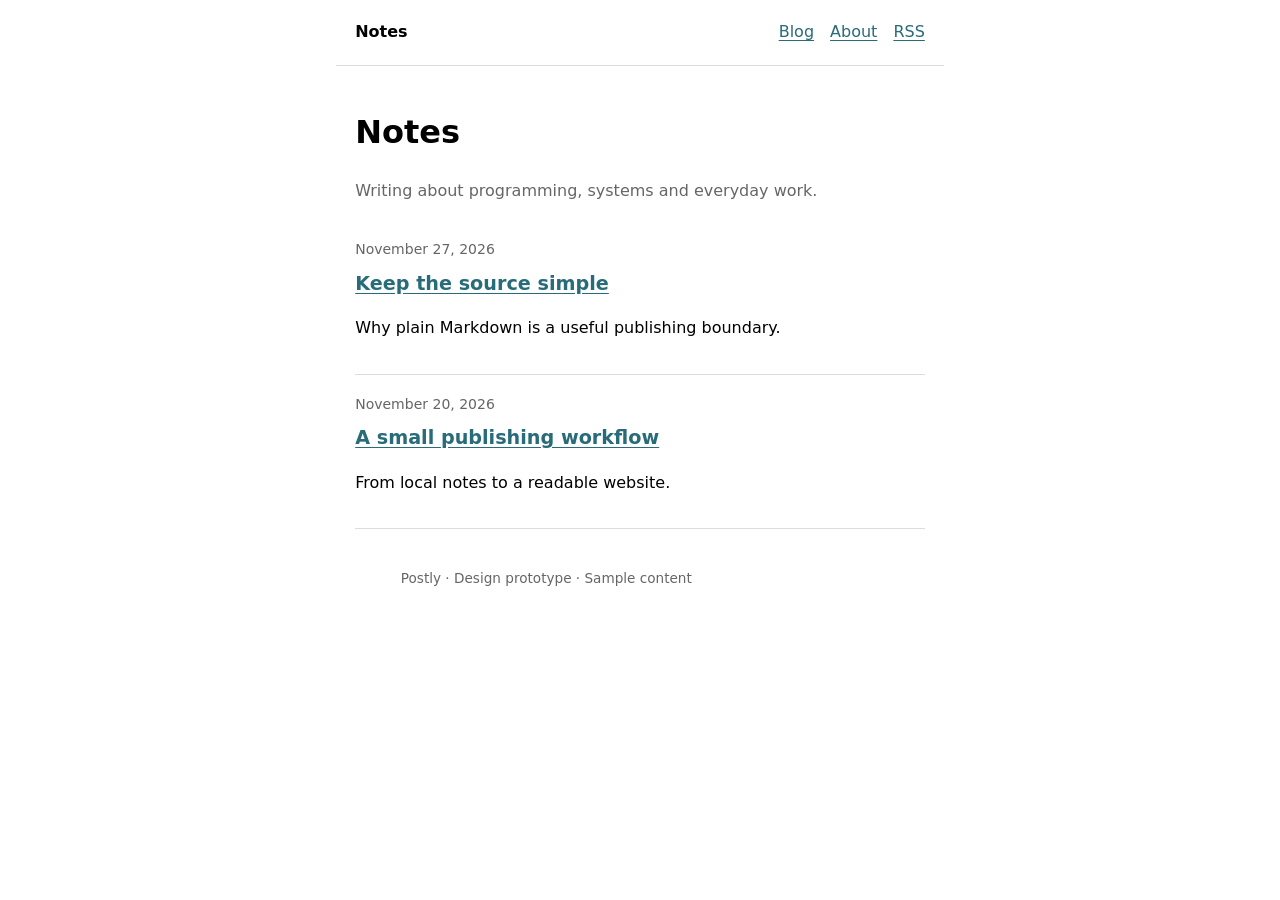
<file: design/index.html>
<!doctype html><html lang="en"><meta charset="utf-8"><meta name="viewport" content="width=device-width,initial-scale=1"><title>Postly · Blog prototype</title><style>:root{color-scheme:light dark;font:16px/1.65 system-ui,sans-serif;--muted:#666;--line:#ddd;--accent:#286b79}*{box-sizing:border-box}body{margin:0;background:Canvas;color:CanvasText}a{color:var(--accent)}button,input,select{font:inherit}button{cursor:pointer;padding:.45rem .85rem;border:1px solid var(--line);border-radius:6px;background:Canvas;color:CanvasText}button:focus-visible,a:focus-visible,input:focus-visible{outline:3px solid var(--accent);outline-offset:3px}small,.muted{color:var(--muted)}@media(prefers-color-scheme:dark){:root{--muted:#aaa;--line:#444;--accent:#8ac8d4}}main,header,footer{max-width:38em;margin:auto;padding:1.2rem}header{display:flex;align-items:center;justify-content:space-between;flex-wrap:wrap;gap:1rem;border-bottom:1px solid var(--line)}nav{display:flex;gap:1rem}h1{line-height:1.25;font-size:2rem}article{padding:1rem 0;border-bottom:1px solid var(--line)}article h2{font-size:1.2rem;margin:.3rem 0}section.view{display:none}#home,.view:target{display:block}main:has(.view:target:not(#home)) #home{display:none}pre{overflow:auto;padding:1rem;border:1px solid var(--line);border-radius:6px}footer{font-size:.85rem;color:var(--muted)}blockquote{border-left:3px solid var(--accent);padding-left:1rem;margin-left:0}img{max-width:100%}time{font-size:.875rem;color:var(--muted);font-variant-numeric:tabular-nums}h1,h2{overflow-wrap:anywhere}section.view>p,section.view>blockquote{max-width:66ch}nav{flex-wrap:wrap}a{text-underline-offset:.18em}pre{max-width:100%}</style><header><strong>Notes</strong><nav aria-label="Site"><a href="#home">Blog</a><a href="#about">About</a><a href="#feed">RSS</a></nav></header><main><section class="view" id="home"><h1>Notes</h1><p class="muted">Writing about programming, systems and everyday work.</p><article><time datetime="2026-11-27">November 27, 2026</time><h2><a href="#article">Keep the source simple</a></h2><p>Why plain Markdown is a useful publishing boundary.</p></article><article><time datetime="2026-11-20">November 20, 2026</time><h2><a href="#second">A small publishing workflow</a></h2><p>From local notes to a readable website.</p></article></section><section class="view" id="article" aria-label="Article"><a href="#home">← All posts</a><h1>Keep the source simple</h1><time datetime="2026-11-27">November 27, 2026</time><p>Notes should remain useful independently of the application used to edit them.</p><h2>Build from Markdown</h2><pre><code>raco postly build ./site</code></pre><blockquote>Keep publishing metadata outside the note body.</blockquote><p>Read next: <a href="#second">A small publishing workflow</a>.</p></section><section class="view" id="second"><a href="#home">← All posts</a><h1>A small publishing workflow</h1><time datetime="2026-11-20">November 20, 2026</time><p>Write locally, preview the generated HTML, then publish the static site.</p><pre><code>raco postly serve ./site</code></pre></section><section class="view" id="about"><h1>About</h1><p>A personal notebook for programming and engineering. Example content for the design prototype.</p></section><section class="view" id="feed"><h1>RSS</h1><p>The production site exposes a generated RSS feed. This static prototype does not generate XML.</p><a href="#home">Back to articles</a></section></main><footer>Postly · Design prototype · Sample content</footer></html>
</file>
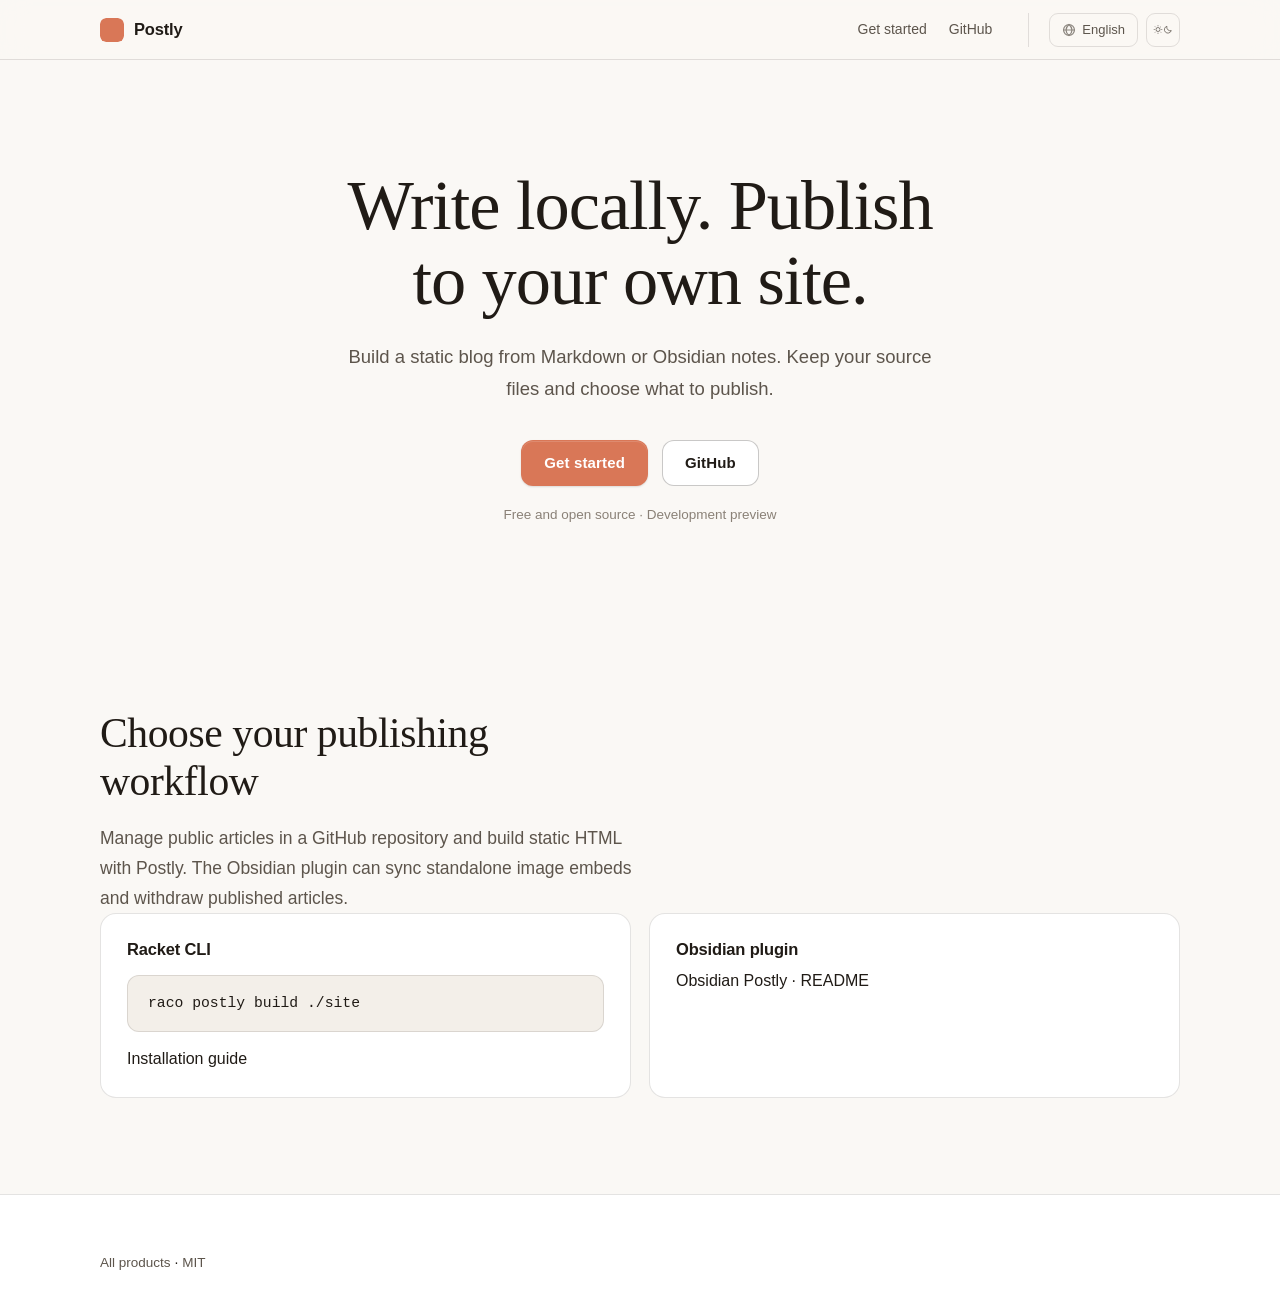
<file: docs/index.html>
<!doctype html>
<html lang="zh-CN" data-kit-id="postly"><head><meta charset="utf-8"><meta name="viewport" content="width=device-width,initial-scale=1"><title>Postly — Markdown publishing</title><meta name="description" content="A free, open-source static blog engine and Obsidian publishing workflow."><link rel="canonical" href="https://postly.jrtx.site/"><script>(function(){var t;try{t=localStorage.getItem('postly-theme')}catch(e){}document.documentElement.dataset.theme=t==='dark'||t==='light'?t:matchMedia('(prefers-color-scheme: dark)').matches?'dark':'light'})()</script><link rel="stylesheet" href="family.css"><script defer src="family.js"></script></head><body>
<header class="kit-nav">
        <div class="kit-container kit-nav-inner">
            <a class="kit-brand" href="/">
                <svg class="kit-brand-mark" viewBox="0 0 24 24" fill="var(--kit-accent)"><rect width="24" height="24" rx="6" /></svg>
                <span data-i18n="nav.brand">Postly</span>
            </a>
            <nav class="kit-nav-links">
                
                
                <a href="#start" data-i18n="nav.start">开始使用</a>
                <a href="https://github.com/turlamai/postly" >GitHub</a>
            </nav>
            <div class="kit-nav-actions">
                <div class="kit-lang">
                    <button class="kit-lang-btn" type="button" aria-haspopup="true" aria-expanded="false">
                        <svg viewBox="0 0 16 16" fill="none" stroke="currentColor" stroke-width="1.4"><circle cx="8" cy="8" r="6.2" /><path d="M1.8 8h12.4M8 1.8c-4.6 4-4.6 8.4 0 12.4 4.6-4 4.6-8.4 0-12.4z" /></svg>
                        <span class="kit-lang-current">简体中文</span>
                    </button>
                    <ul class="kit-lang-menu">
                        <li><button type="button" data-kit-lang="zh">简体中文</button></li>
                        <li><button type="button" data-kit-lang="en">English</button></li>
                    </ul>
                </div>
                <button class="kit-icon-btn kit-theme-toggle" type="button" aria-pressed="false" aria-label="Theme">
                    <svg class="kit-icon-sun" viewBox="0 0 20 20" fill="none" stroke="currentColor" stroke-width="1.5"><circle cx="10" cy="10" r="4" /><path d="M10 1.5v2M10 16.5v2M1.5 10h2M16.5 10h2M4 4l1.4 1.4M14.6 14.6L16 16M16 4l-1.4 1.4M5.4 14.6L4 16" /></svg>
                    <svg class="kit-icon-moon" viewBox="0 0 20 20" fill="none" stroke="currentColor" stroke-width="1.5"><path d="M16.5 12.2A7 7 0 0 1 7.8 3.5a7 7 0 1 0 8.7 8.7z" /></svg>
                </button>
            </div>
        </div>
    </header>
<main><section class="kit-hero"><div class="kit-container"><h1 data-i18n="hero.h1">本地写作，发布到自己的网站。</h1><p class="kit-lead" data-i18n="hero.lead">将 Markdown 或 Obsidian 笔记构建为静态博客。保留原始文件，主动选择公开内容。</p><div class="kit-btn-row"><a class="kit-btn kit-btn--primary" href="#start" data-i18n="nav.start">开始使用</a><a class="kit-btn kit-btn--secondary" href="https://github.com/turlamai/postly">GitHub</a></div><p class="kit-hero-meta" data-i18n="hero.badge">免费开源 · 开发预览</p></div></section>
<section class="kit-section" id="start"><div class="kit-container"><h2 class="kit-h2" data-i18n="start.title">选择你的发布方式</h2><p class="kit-lead" data-i18n="start.body">通过 GitHub 仓库管理公开文章，使用 Postly 构建静态 HTML。Obsidian 插件可同步独立图片嵌入，并撤回已发布的文章。</p><div class="kit-grid kit-grid--2"><div class="kit-card"><h3 data-i18n="start.cli">Racket CLI</h3><pre><code>raco postly build ./site</code></pre><a href="https://github.com/turlamai/postly#readme" data-i18n="start.install">安装指南</a></div><div class="kit-card"><h3 data-i18n="start.plugin">Obsidian 插件</h3><a href="https://github.com/turlamai/obsidian-postly#readme">Obsidian Postly · README</a></div></div></div></section></main>
<footer class="kit-footer"><div class="kit-container"><a href="https://jrtx.site/" data-i18n="footer.portal">全部产品</a> · <a href="https://github.com/turlamai/postly/blob/main/LICENSE">MIT</a></div></footer><script type="application/json" id="kit-i18n">{"zh":{"nav.brand":"Postly","nav.start":"开始使用","hero.h1":"本地写作，发布到自己的网站。","hero.lead":"将 Markdown 或 Obsidian 笔记构建为静态博客。保留原始文件，主动选择公开内容。","hero.badge":"免费开源 · 开发预览","start.title":"选择你的发布方式","start.cli":"Racket CLI","start.install":"安装指南","start.plugin":"Obsidian 插件","start.body":"通过 GitHub 仓库管理公开文章，使用 Postly 构建静态 HTML。Obsidian 插件可同步独立图片嵌入，并撤回已发布的文章。","footer.portal":"全部产品"},"en":{"nav.brand":"Postly","nav.start":"Get started","hero.h1":"Write locally. Publish to your own site.","hero.lead":"Build a static blog from Markdown or Obsidian notes. Keep your source files and choose what to publish.","hero.badge":"Free and open source · Development preview","start.title":"Choose your publishing workflow","start.cli":"Racket CLI","start.install":"Installation guide","start.plugin":"Obsidian plugin","start.body":"Manage public articles in a GitHub repository and build static HTML with Postly. The Obsidian plugin can sync standalone image embeds and withdraw published articles.","footer.portal":"All products"}}</script></body></html>
</file>
<file: docs/family.css>
/* ============================================================
   site-kit family.css — jrtx.site family design system
   Single source of truth: github.com/turlamai/site-kit
   Version stamp is prepended by sync.sh; do not edit per-site.
   ============================================================ */

/* ---------- Tokens ---------- */
:root {
    /* Family accent: one terracotta for the whole family. */
    --kit-accent: #D97757;
    --kit-accent-hover: #C25F3D;
    --kit-accent-strong: #A94E31;
    --kit-accent-soft: rgba(217, 119, 87, 0.12);
    --kit-accent-soft-strong: rgba(217, 119, 87, 0.22);
    --kit-on-accent: #FFFFFF;

    /* Warm neutrals, light theme (html[data-theme="light"] is the default). */
    --kit-bg: #FAF8F5;
    --kit-bg-elevated: #FFFFFF;
    --kit-surface: #F3EFE9;
    --kit-surface-2: #ECE6DD;
    --kit-text: #201B16;
    --kit-text-2: #5D554C;
    --kit-text-3: #8A8177;
    --kit-border: rgba(32, 27, 22, 0.12);
    --kit-border-strong: rgba(32, 27, 22, 0.24);
    --kit-shadow: 0 1px 2px rgba(32, 27, 22, 0.05), 0 8px 24px rgba(32, 27, 22, 0.07);
    --kit-shadow-lift: 0 2px 4px rgba(32, 27, 22, 0.06), 0 16px 40px rgba(32, 27, 22, 0.12);

    --kit-font-display: "Newsreader", "Songti SC", "Noto Serif SC", Georgia, serif;
    --kit-font-sans: "Inter", -apple-system, BlinkMacSystemFont, "Segoe UI",
        "PingFang SC", "Hiragino Sans GB", "Microsoft YaHei", "Noto Sans CJK SC", sans-serif;
    --kit-font-mono: ui-monospace, "SF Mono", "Cascadia Code", "JetBrains Mono",
        Consolas, "Liberation Mono", monospace;

    --kit-radius-s: 8px;
    --kit-radius-m: 12px;
    --kit-radius-l: 16px;
    --kit-nav-height: 60px;
    --kit-content-width: 1080px;
    --kit-prose-width: 720px;
}

html[data-theme="dark"] {
    --kit-accent: #E08A6B;
    --kit-accent-hover: #E89E82;
    --kit-accent-strong: #D97757;
    --kit-accent-soft: rgba(224, 138, 107, 0.14);
    --kit-accent-soft-strong: rgba(224, 138, 107, 0.26);
    --kit-on-accent: #1D120C;

    --kit-bg: #16120F;
    --kit-bg-elevated: #1F1A16;
    --kit-surface: #262019;
    --kit-surface-2: #2E2721;
    --kit-text: #F1ECE5;
    --kit-text-2: #A89F93;
    --kit-text-3: #7A7166;
    --kit-border: rgba(241, 236, 229, 0.13);
    --kit-border-strong: rgba(241, 236, 229, 0.26);
    --kit-shadow: 0 1px 2px rgba(0, 0, 0, 0.4), 0 8px 24px rgba(0, 0, 0, 0.35);
    --kit-shadow-lift: 0 2px 4px rgba(0, 0, 0, 0.4), 0 16px 40px rgba(0, 0, 0, 0.5);
}

/* ---------- Reset & base ---------- */
*, *::before, *::after { box-sizing: border-box; }

/* Component display declarations (kit-btn etc.) beat the UA [hidden] rule;
   language blocks and other hidden content rely on this staying absolute. */
[hidden] { display: none !important; }

html {
    -webkit-text-size-adjust: 100%;
    scroll-behavior: smooth;
    scroll-padding-top: calc(var(--kit-nav-height) + 16px);
}

body {
    margin: 0;
    font-family: var(--kit-font-sans);
    font-size: 16px;
    line-height: 1.65;
    color: var(--kit-text);
    background: var(--kit-bg);
    -webkit-font-smoothing: antialiased;
    text-rendering: optimizeLegibility;
}

/* Family-wide link policy: never the browser-default blue underline.
   Inline links inherit text color and gain an accent underline on hover;
   navigation and button links are styled by their components. */
a {
    color: inherit;
    text-decoration: none;
    transition: color 0.15s ease;
}
a:hover { color: var(--kit-accent); }
.prose a, .kit-rich a {
    color: var(--kit-accent-strong);
    text-decoration: underline;
    text-decoration-color: var(--kit-accent-soft-strong);
    text-underline-offset: 3px;
    text-decoration-thickness: 1.5px;
}
.prose a:hover, .kit-rich a:hover { text-decoration-color: currentColor; }

img, svg, video { max-width: 100%; height: auto; display: block; }

h1, h2, h3, h4 { margin: 0; font-weight: 600; line-height: 1.2; }
p { margin: 0; }

code, pre, kbd {
    font-family: var(--kit-font-mono);
    font-size: 0.92em;
}

pre {
    background: var(--kit-surface);
    border: 1px solid var(--kit-border);
    border-radius: var(--kit-radius-m);
    padding: 16px 20px;
    overflow-x: auto;
    line-height: 1.55;
}
pre code { background: none; padding: 0; font-size: 1em; }
code {
    background: var(--kit-surface);
    border-radius: 5px;
    padding: 0.15em 0.4em;
}

::selection { background: var(--kit-accent-soft-strong); }

:focus-visible {
    outline: 2px solid var(--kit-accent);
    outline-offset: 2px;
    border-radius: 4px;
}

@media (prefers-reduced-motion: reduce) {
    html { scroll-behavior: auto; }
    *, *::before, *::after {
        animation-duration: 0.01ms !important;
        transition-duration: 0.01ms !important;
    }
}

/* ---------- Layout primitives ---------- */
.kit-container {
    width: min(var(--kit-content-width), 100% - 48px);
    margin-inline: auto;
}

.kit-section { padding: 96px 0; }
.kit-section--tight { padding: 64px 0; }
@media (max-width: 720px) {
    .kit-section { padding: 64px 0; }
    .kit-section--tight { padding: 48px 0; }
}

.kit-section--alt {
    background: var(--kit-bg-elevated);
    border-block: 1px solid var(--kit-border);
}

/* Section header: eyebrow + display title + lead */
.kit-kicker {
    display: block;
    font-size: 12.5px;
    font-weight: 600;
    letter-spacing: 0.09em;
    text-transform: uppercase;
    color: var(--kit-accent-strong);
    margin-bottom: 14px;
}
html[data-theme="dark"] .kit-kicker { color: var(--kit-accent); }

.kit-h2 {
    font-family: var(--kit-font-display);
    font-size: clamp(1.9rem, 3.6vw, 2.6rem);
    font-weight: 500;
    letter-spacing: -0.01em;
    line-height: 1.15;
    max-width: 22ch;
}

.kit-lead {
    margin-top: 18px;
    font-size: 17.5px;
    line-height: 1.7;
    color: var(--kit-text-2);
    max-width: 56ch;
}

/* ---------- Navigation ---------- */
.kit-nav {
    position: sticky;
    top: 0;
    z-index: 50;
    height: var(--kit-nav-height);
    background: color-mix(in srgb, var(--kit-bg) 82%, transparent);
    -webkit-backdrop-filter: saturate(1.4) blur(14px);
    backdrop-filter: saturate(1.4) blur(14px);
    border-bottom: 1px solid var(--kit-border);
}
.kit-nav-inner {
    height: 100%;
    display: flex;
    align-items: center;
    gap: 28px;
}
.kit-brand {
    display: flex;
    align-items: center;
    gap: 10px;
    font-weight: 650;
    font-size: 16.5px;
    letter-spacing: -0.01em;
    color: var(--kit-text);
}
.kit-brand:hover { color: var(--kit-text); }
.kit-brand-mark {
    width: 24px;
    height: 24px;
    border-radius: 6px;
    flex: none;
}
.kit-nav-links {
    display: flex;
    align-items: center;
    gap: 22px;
    margin-left: auto;
}
.kit-nav-links a {
    font-size: 14px;
    font-weight: 500;
    color: var(--kit-text-2);
}
.kit-nav-links a:hover { color: var(--kit-text); }

.kit-nav-actions {
    display: flex;
    align-items: center;
    gap: 8px;
    margin-left: 8px;
    padding-left: 20px;
    border-left: 1px solid var(--kit-border);
}

/* Nav links fold below 860px: the full desktop nav (brand + links + actions)
   does not fit tablet widths, and 760px left a gap where wide navs overflowed. */
@media (max-width: 860px) {
    .kit-nav-links { display: none; }
}
@media (max-width: 760px) {
    .kit-nav-actions { margin-left: auto; padding-left: 0; border-left: none; }
}

/* Icon buttons in nav (theme toggle, GitHub) */
.kit-icon-btn {
    display: inline-flex;
    align-items: center;
    justify-content: center;
    width: 34px;
    height: 34px;
    border: 1px solid var(--kit-border);
    border-radius: 9px;
    background: transparent;
    color: var(--kit-text-2);
    cursor: pointer;
    transition: color 0.15s ease, border-color 0.15s ease, background 0.15s ease;
}
.kit-icon-btn:hover {
    color: var(--kit-text);
    border-color: var(--kit-border-strong);
    background: var(--kit-surface);
}
.kit-icon-btn svg { width: 17px; height: 17px; }

/* ---------- Language dropdown ---------- */
.kit-lang { position: relative; }
.kit-lang-btn {
    display: inline-flex;
    align-items: center;
    gap: 6px;
    height: 34px;
    padding: 0 12px;
    border: 1px solid var(--kit-border);
    border-radius: 9px;
    background: transparent;
    color: var(--kit-text-2);
    font-family: inherit;
    font-size: 13px;
    font-weight: 500;
    cursor: pointer;
    transition: color 0.15s ease, border-color 0.15s ease, background 0.15s ease;
}
.kit-lang-btn:hover {
    color: var(--kit-text);
    border-color: var(--kit-border-strong);
    background: var(--kit-surface);
}
.kit-lang-btn svg { width: 14px; height: 14px; opacity: 0.7; }

.kit-lang-menu {
    position: absolute;
    top: calc(100% + 6px);
    right: 0;
    min-width: 140px;
    margin: 0;
    padding: 6px;
    list-style: none;
    background: var(--kit-bg-elevated);
    border: 1px solid var(--kit-border);
    border-radius: var(--kit-radius-m);
    box-shadow: var(--kit-shadow-lift);
    display: none;
}
.kit-lang.kit-open .kit-lang-menu { display: block; }
.kit-lang-menu button {
    display: flex;
    align-items: center;
    justify-content: space-between;
    gap: 12px;
    width: 100%;
    padding: 8px 12px;
    border: 0;
    border-radius: 8px;
    background: transparent;
    color: var(--kit-text);
    font-family: inherit;
    font-size: 13.5px;
    cursor: pointer;
}
.kit-lang-menu button:hover { background: var(--kit-surface); }
.kit-lang-menu button[aria-current="true"] { color: var(--kit-accent-strong); font-weight: 600; }
html[data-theme="dark"] .kit-lang-menu button[aria-current="true"] { color: var(--kit-accent); }
.kit-lang-menu button[aria-current="true"]::after { content: "✓"; font-size: 12px; }

/* ---------- Buttons ---------- */
.kit-btn {
    display: inline-flex;
    align-items: center;
    justify-content: center;
    gap: 9px;
    height: 46px;
    padding: 0 22px;
    border-radius: var(--kit-radius-m);
    border: 1px solid transparent;
    font-family: inherit;
    font-size: 15px;
    font-weight: 600;
    letter-spacing: 0.01em;
    cursor: pointer;
    transition: background 0.15s ease, border-color 0.15s ease, color 0.15s ease,
        transform 0.15s ease, box-shadow 0.15s ease;
    white-space: nowrap;
}
.kit-btn svg { width: 17px; height: 17px; }

.kit-btn--primary {
    background: var(--kit-accent);
    color: var(--kit-on-accent);
    box-shadow: 0 1px 2px rgba(0, 0, 0, 0.12), inset 0 1px 0 rgba(255, 255, 255, 0.14);
}
.kit-btn--primary:hover {
    background: var(--kit-accent-hover);
    color: var(--kit-on-accent);
    transform: translateY(-1px);
    box-shadow: 0 4px 14px var(--kit-accent-soft-strong);
}
.kit-btn--primary:active { transform: translateY(0); }

.kit-btn--secondary {
    background: var(--kit-bg-elevated);
    border-color: var(--kit-border-strong);
    color: var(--kit-text);
}
.kit-btn--secondary:hover {
    border-color: var(--kit-accent);
    color: var(--kit-accent-strong);
    transform: translateY(-1px);
}
html[data-theme="dark"] .kit-btn--secondary:hover { color: var(--kit-accent); }

.kit-btn--ghost {
    background: transparent;
    color: var(--kit-accent-strong);
    padding: 0 10px;
    height: 42px;
}
html[data-theme="dark"] .kit-btn--ghost { color: var(--kit-accent); }
.kit-btn--ghost:hover { color: var(--kit-accent-hover); }
.kit-btn--ghost .kit-btn-arrow { transition: transform 0.15s ease; }
.kit-btn--ghost:hover .kit-btn-arrow { transform: translateX(3px); }

.kit-btn-row {
    display: flex;
    align-items: center;
    flex-wrap: wrap;
    gap: 14px;
}

/* ---------- Download split-button + platform menu ---------- */
.kit-dl { position: relative; display: inline-flex; }
.kit-dl .kit-btn--primary { border-top-right-radius: 0; border-bottom-right-radius: 0; }
.kit-dl-caret {
    display: inline-flex;
    align-items: center;
    justify-content: center;
    width: 34px;
    height: 46px;
    margin-left: -1px;
    border: 0;
    border-radius: 0 var(--kit-radius-m) var(--kit-radius-m) 0;
    background: var(--kit-accent);
    color: var(--kit-on-accent);
    cursor: pointer;
    transition: background 0.15s ease;
}
.kit-dl-caret:hover { background: var(--kit-accent-hover); }
.kit-dl-caret svg { width: 14px; height: 14px; }

.kit-dl-menu {
    position: absolute;
    top: calc(100% + 8px);
    left: 0;
    min-width: 280px;
    margin: 0;
    padding: 6px;
    list-style: none;
    background: var(--kit-bg-elevated);
    border: 1px solid var(--kit-border);
    border-radius: var(--kit-radius-l);
    box-shadow: var(--kit-shadow-lift);
    display: none;
    z-index: 40;
}
.kit-dl.kit-open .kit-dl-menu { display: block; }
.kit-dl-menu a {
    display: flex;
    align-items: center;
    gap: 12px;
    padding: 10px 14px;
    border-radius: 10px;
    color: var(--kit-text);
}
.kit-dl-menu a:hover { background: var(--kit-surface); color: var(--kit-text); }
.kit-dl-menu .kit-dl-os { font-weight: 600; font-size: 14px; flex: 1; }
.kit-dl-menu .kit-dl-kind {
    font-size: 11.5px;
    color: var(--kit-text-3);
    font-family: var(--kit-font-mono);
}
.kit-dl-menu .kit-dl-note {
    padding: 8px 14px 6px;
    font-size: 12px;
    color: var(--kit-text-3);
    border-top: 1px solid var(--kit-border);
    margin-top: 6px;
}

/* ---------- Hero ---------- */
.kit-hero {
    padding: 108px 0 88px;
    text-align: center;
    position: relative;
}
@media (max-width: 720px) { .kit-hero { padding: 72px 0 56px; } }

.kit-hero .kit-eyebrow {
    display: inline-flex;
    align-items: center;
    gap: 8px;
    font-size: 13px;
    font-weight: 600;
    letter-spacing: 0.05em;
    color: var(--kit-accent-strong);
    background: var(--kit-accent-soft);
    border: 1px solid var(--kit-accent-soft-strong);
    border-radius: 999px;
    padding: 7px 16px;
    margin-bottom: 28px;
}
html[data-theme="dark"] .kit-hero .kit-eyebrow { color: var(--kit-accent); }

.kit-hero h1 {
    font-family: var(--kit-font-display);
    font-size: clamp(2.7rem, 6.4vw, 4.4rem);
    font-weight: 500;
    letter-spacing: -0.015em;
    line-height: 1.06;
    margin-inline: auto;
    max-width: 18ch;
    text-wrap: balance;
}

.kit-hero .kit-lead {
    margin: 24px auto 0;
    font-size: 18.5px;
    max-width: 58ch;
    text-wrap: pretty;
}

.kit-hero .kit-btn-row { justify-content: center; margin-top: 36px; }

.kit-hero .kit-hero-meta {
    margin-top: 18px;
    font-size: 13.5px;
    color: var(--kit-text-3);
}

/* ---------- Feature grid & cards ---------- */
.kit-grid {
    display: grid;
    grid-template-columns: repeat(auto-fit, minmax(280px, 1fr));
    gap: 18px;
}
/* Grid items shrink below their content's min width; wide code blocks
   inside cards scroll instead of stretching the track. */
.kit-grid > * { min-width: 0; }
.kit-grid--3 { grid-template-columns: repeat(3, 1fr); }
.kit-grid--2 { grid-template-columns: repeat(2, 1fr); }
@media (max-width: 960px) {
    .kit-grid--3, .kit-grid--2 { grid-template-columns: repeat(2, 1fr); }
}
@media (max-width: 640px) {
    .kit-grid--3, .kit-grid--2 { grid-template-columns: 1fr; }
}

.kit-card {
    background: var(--kit-bg-elevated);
    border: 1px solid var(--kit-border);
    border-radius: var(--kit-radius-l);
    padding: 26px 26px 24px;
    transition: box-shadow 0.2s ease, transform 0.2s ease, border-color 0.2s ease;
}
.kit-card:hover {
    box-shadow: var(--kit-shadow);
    transform: translateY(-2px);
    border-color: var(--kit-border-strong);
}
.kit-card h3 {
    font-size: 16.5px;
    font-weight: 650;
    letter-spacing: -0.01em;
    margin-bottom: 8px;
}
.kit-card p {
    font-size: 14.5px;
    line-height: 1.6;
    color: var(--kit-text-2);
}
.kit-card-icon {
    display: inline-flex;
    align-items: center;
    justify-content: center;
    width: 40px;
    height: 40px;
    border-radius: 11px;
    background: var(--kit-accent-soft);
    color: var(--kit-accent-strong);
    margin-bottom: 16px;
}
html[data-theme="dark"] .kit-card-icon { color: var(--kit-accent); }
.kit-card-icon svg { width: 20px; height: 20px; }

/* ---------- Platform chips ---------- */
.kit-platforms {
    display: flex;
    flex-wrap: wrap;
    gap: 12px;
}
.kit-platform-chip {
    display: inline-flex;
    align-items: center;
    gap: 10px;
    padding: 12px 20px;
    border: 1px solid var(--kit-border);
    border-radius: var(--kit-radius-m);
    background: var(--kit-bg-elevated);
    font-size: 14px;
    font-weight: 600;
}
.kit-platform-chip svg { width: 18px; height: 18px; color: var(--kit-text-2); }
.kit-platform-chip small {
    font-weight: 500;
    color: var(--kit-text-3);
    font-size: 12px;
}

/* ---------- Steps ---------- */
.kit-steps {
    display: grid;
    grid-template-columns: repeat(auto-fit, minmax(240px, 1fr));
    gap: 28px;
    counter-reset: kit-step;
}
.kit-step { position: relative; }
.kit-step::before {
    counter-increment: kit-step;
    content: counter(kit-step, decimal-leading-zero);
    font-family: var(--kit-font-display);
    font-size: 30px;
    font-weight: 500;
    color: var(--kit-accent);
    opacity: 0.85;
    display: block;
    margin-bottom: 12px;
}
.kit-step h3 { font-size: 15.5px; font-weight: 650; margin-bottom: 6px; }
.kit-step p { font-size: 14px; color: var(--kit-text-2); line-height: 1.6; }

/* ---------- Footer ---------- */
.kit-footer {
    border-top: 1px solid var(--kit-border);
    background: var(--kit-bg-elevated);
    padding: 56px 0 40px;
    font-size: 14px;
}
.kit-footer-grid {
    display: grid;
    grid-template-columns: 1.4fr 1fr 1fr 1fr;
    gap: 40px;
}
@media (max-width: 820px) { .kit-footer-grid { grid-template-columns: 1fr 1fr; } }
@media (max-width: 520px) { .kit-footer-grid { grid-template-columns: 1fr; } }

.kit-footer .kit-brand { font-size: 15px; }
.kit-footer-tagline {
    margin-top: 12px;
    color: var(--kit-text-2);
    font-size: 13.5px;
    line-height: 1.6;
    max-width: 34ch;
}
.kit-footer h4 {
    font-size: 12px;
    font-weight: 600;
    letter-spacing: 0.08em;
    text-transform: uppercase;
    color: var(--kit-text-3);
    margin-bottom: 14px;
}
.kit-footer ul {
    list-style: none;
    margin: 0;
    padding: 0;
    display: grid;
    gap: 9px;
}
.kit-footer a { color: var(--kit-text-2); font-size: 13.5px; }
.kit-footer a:hover { color: var(--kit-accent); }
.kit-footer-bottom {
    margin-top: 44px;
    padding-top: 22px;
    border-top: 1px solid var(--kit-border);
    display: flex;
    flex-wrap: wrap;
    gap: 16px;
    align-items: center;
    justify-content: space-between;
    color: var(--kit-text-3);
    font-size: 12.5px;
}

/* ---------- Prose (long-form / book pages) ---------- */
.kit-prose {
    max-width: var(--kit-prose-width);
    margin-inline: auto;
    font-size: 16.5px;
}
.kit-prose h1, .kit-prose h2, .kit-prose h3 {
    font-family: var(--kit-font-display);
    font-weight: 500;
    letter-spacing: -0.01em;
    margin: 1.8em 0 0.6em;
}
.kit-prose h1 { font-size: 2.2rem; }
.kit-prose h2 { font-size: 1.7rem; }
.kit-prose h3 { font-size: 1.3rem; }
.kit-prose p, .kit-prose ul, .kit-prose ol { margin: 0 0 1em; color: var(--kit-text); }
.kit-prose li { margin-bottom: 0.4em; }
.kit-prose blockquote {
    margin: 1.4em 0;
    padding: 4px 20px;
    border-left: 3px solid var(--kit-accent);
    color: var(--kit-text-2);
}

/* ---------- Status badge (preview / license line) ---------- */
.kit-badge {
    display: inline-flex;
    align-items: center;
    gap: 7px;
    font-size: 12.5px;
    font-weight: 600;
    letter-spacing: 0.02em;
    padding: 5px 12px;
    border-radius: 999px;
    background: var(--kit-surface);
    border: 1px solid var(--kit-border);
    color: var(--kit-text-2);
}
.kit-badge::before {
    content: "";
    width: 6px;
    height: 6px;
    border-radius: 50%;
    background: var(--kit-accent);
}

/* ---------- Utilities ---------- */
.kit-text-2 { color: var(--kit-text-2); }
.kit-text-3 { color: var(--kit-text-3); }
.kit-mono { font-family: var(--kit-font-mono); }
.kit-hidden { display: none !important; }

/* Accent word inside a split display headline */
.kit-accent-word { color: var(--kit-accent-strong); }
html[data-theme="dark"] .kit-accent-word { color: var(--kit-accent); }

/* Tiny metadata chip (e.g. the framework layer a product is built on) */
.kit-chip {
    display: inline-block;
    font-size: 11px;
    font-weight: 600;
    letter-spacing: 0.02em;
    padding: 2.5px 9px;
    border-radius: 999px;
    background: var(--kit-surface-2);
    color: var(--kit-text-2);
}
</file>
